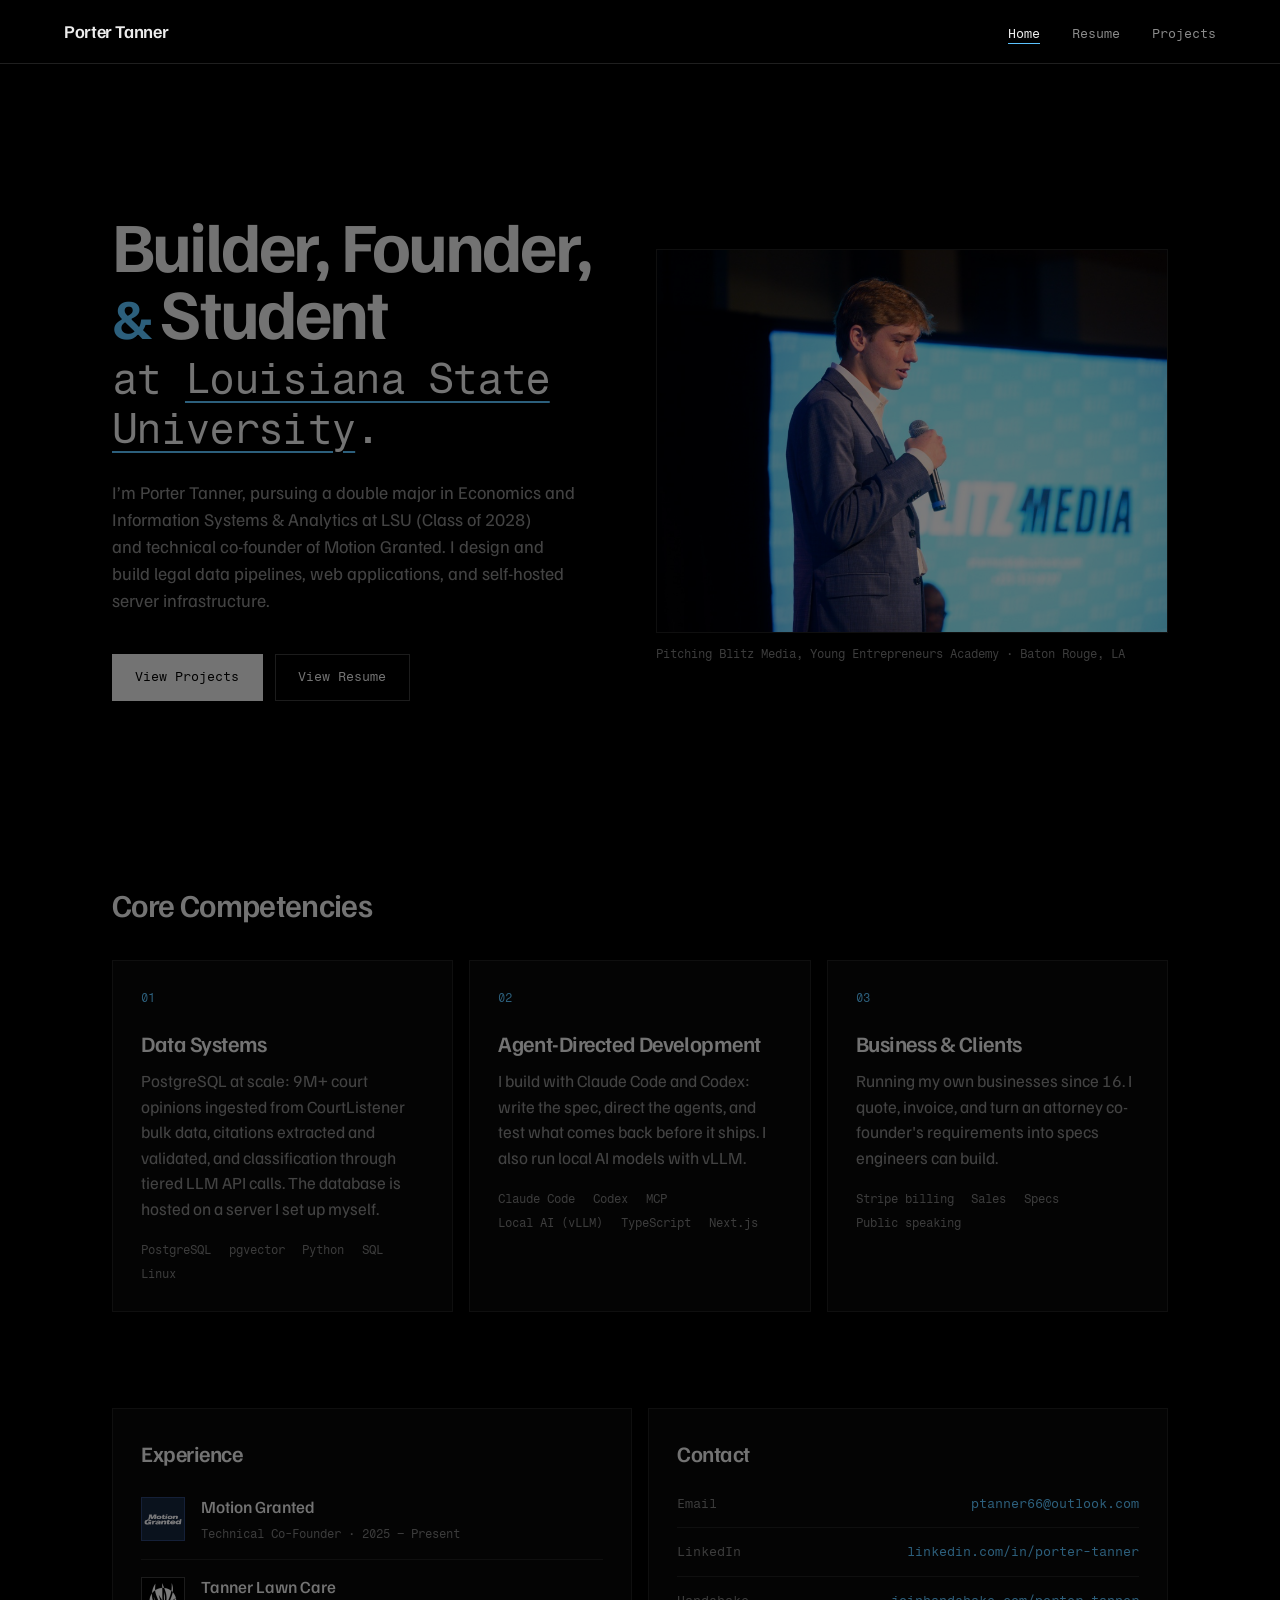
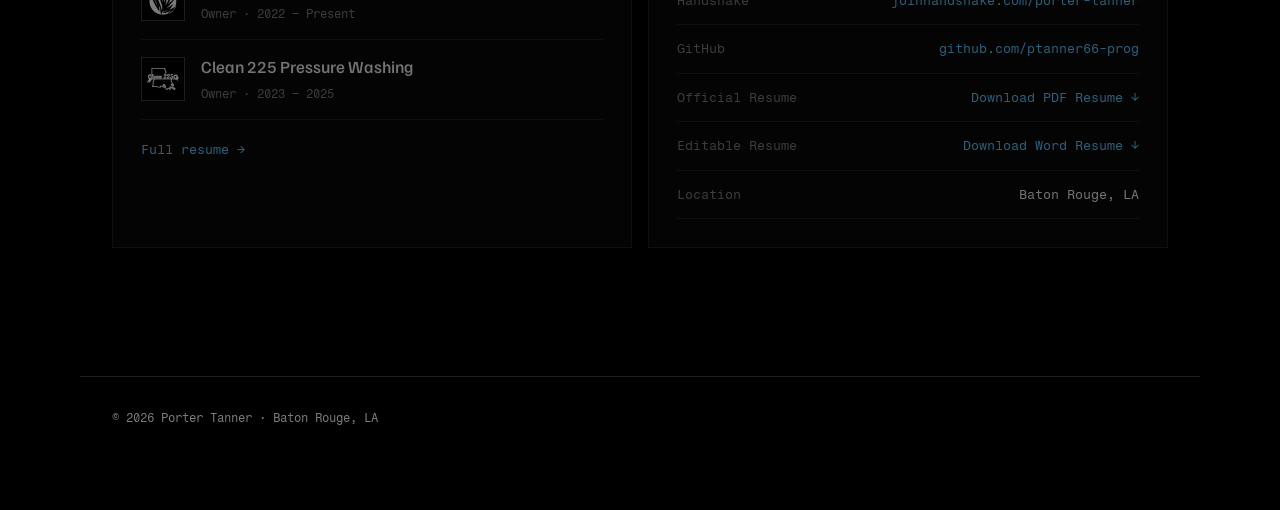
<file: index.html>
<!DOCTYPE html>
<html lang="en">
<head>
    <meta charset="UTF-8">
    <meta http-equiv="refresh" content="0; url=website-design-and-github-hosting/porter-website/">
    <title>Redirecting to Portfolio...</title>
    <style>
        body {
            background-color: #0d1117;
            color: #c9d1d9;
            font-family: -apple-system, BlinkMacSystemFont, "Segoe UI", Helvetica, Arial, sans-serif;
            display: flex;
            justify-content: center;
            align-items: center;
            height: 100vh;
            margin: 0;
        }
        .message {
            text-align: center;
        }
        a {
            color: #58a6ff;
            text-decoration: none;
        }
        a:hover {
            text-decoration: underline;
        }
    </style>
</head>
<body>
    <div class="message">
        <p>Redirecting to Porter Tanner's Portfolio...</p>
        <p>If you are not redirected automatically, <a href="website-design-and-github-hosting/porter-website/">click here</a>.</p>
    </div>
</body>
</html>
</file>
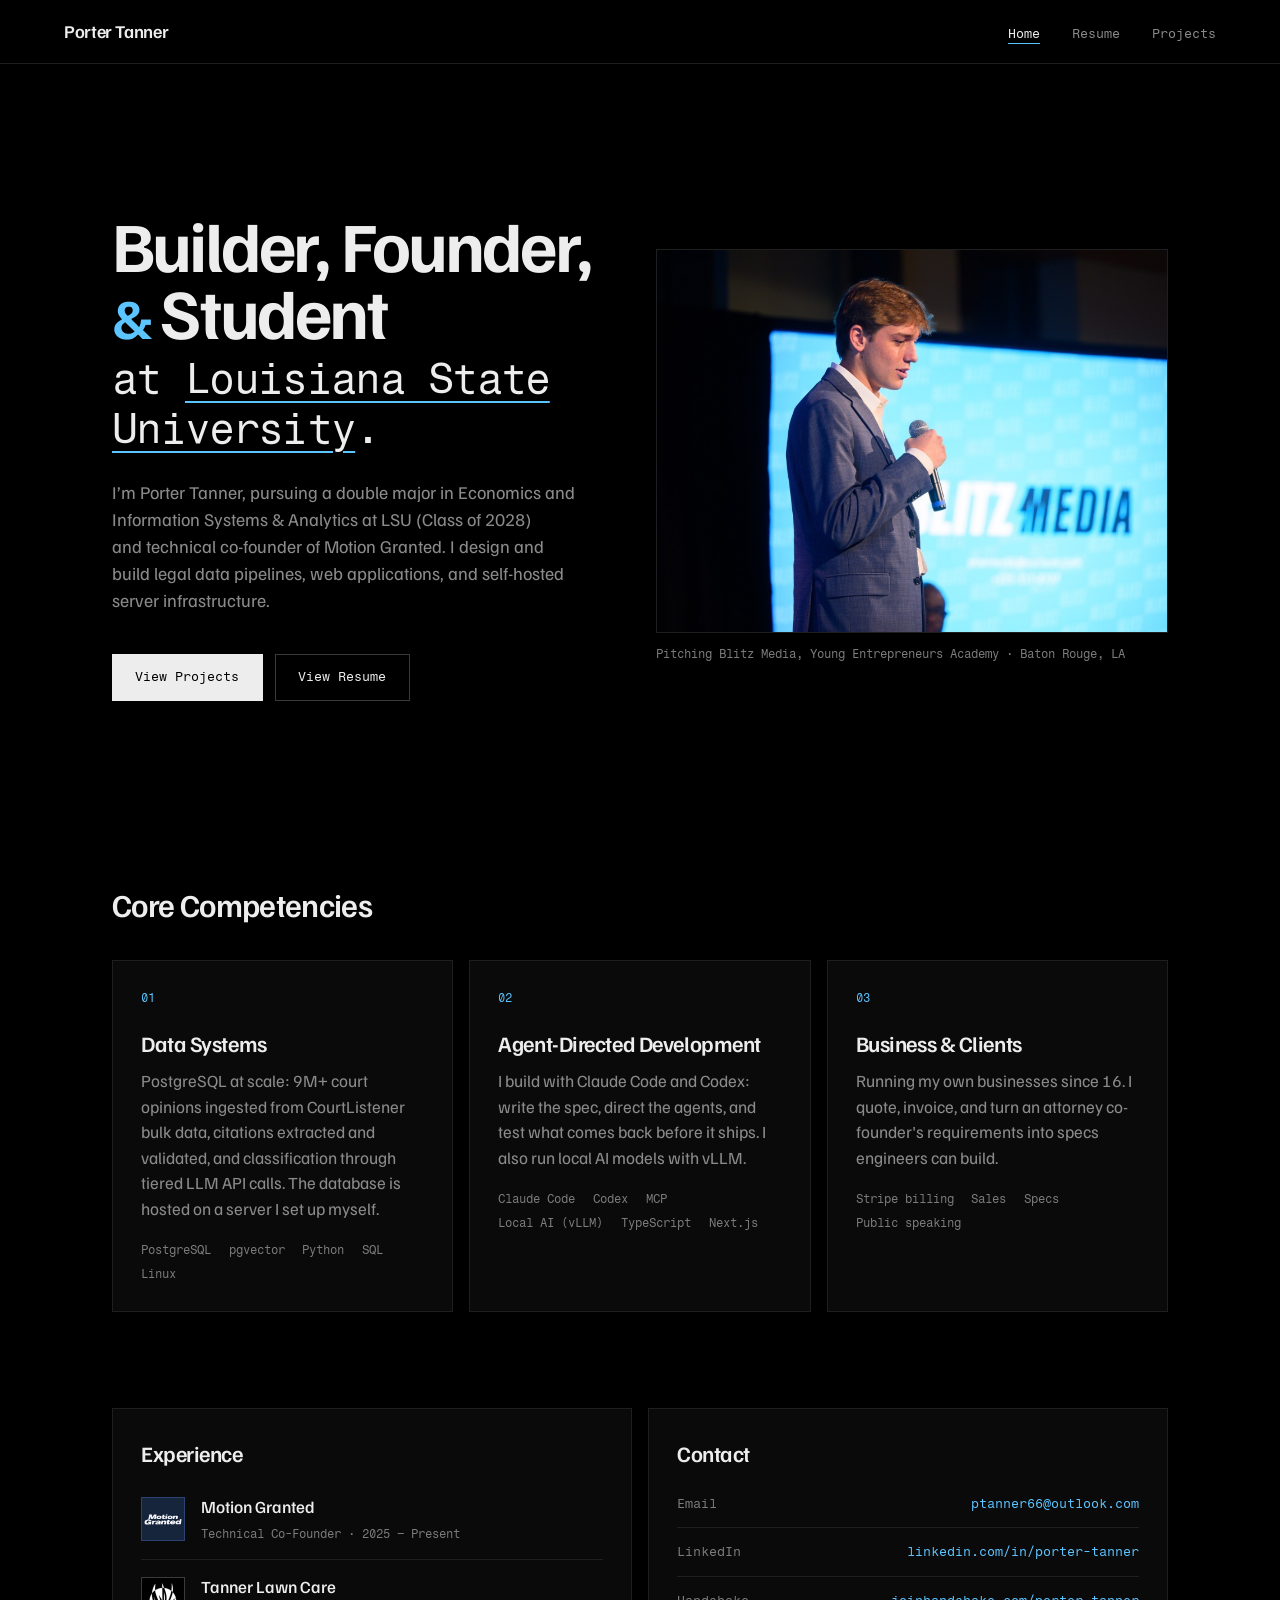
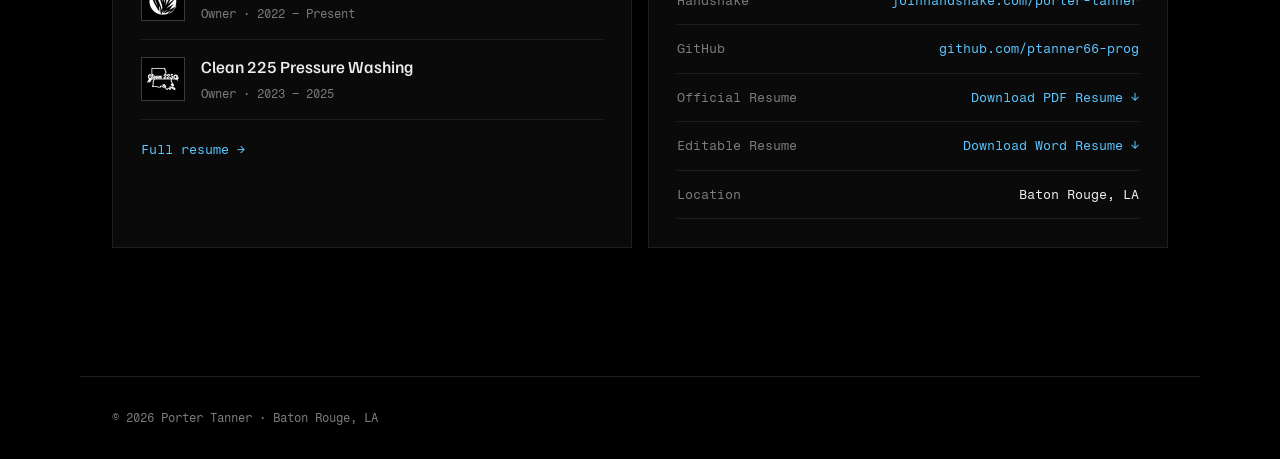
<file: website-design-and-github-hosting/porter-website/index.html>
<!DOCTYPE html>
<html lang="en">
<head>
    <meta charset="UTF-8">
    <meta name="viewport" content="width=device-width, initial-scale=1.0">
    <meta name="description" content="Porter Tanner, technical co-founder of Motion Granted and Economics + Information Systems &amp; Analytics double major at LSU. Builder of legal data platforms, applications, and self-hosted server infrastructure.">
    <meta property="og:title" content="Porter Tanner | Portfolio">
    <meta property="og:description" content="Technical co-founder of Motion Granted and Economics + Information Systems &amp; Analytics double major at LSU. Builder of legal data platforms, applications, and self-hosted server infrastructure.">
    <meta property="og:type" content="website">
    <meta property="og:image" content="graphics/porter.png">
    <title>Porter Tanner | Portfolio</title>
    <link rel="icon" href="data:image/svg+xml,%3Csvg xmlns='http://www.w3.org/2000/svg' viewBox='0 0 32 32'%3E%3Crect width='32' height='32' fill='%23000'/%3E%3Crect x='.5' y='.5' width='31' height='31' fill='none' stroke='%233a3a3a'/%3E%3Ctext x='16' y='20.5' font-family='monospace' font-size='12' fill='%23ededed' text-anchor='middle'%3EPT%3C/text%3E%3C/svg%3E">
    <link rel="stylesheet" href="styles.css">
</head>
<body>
    <nav class="navbar" id="main-nav" aria-label="Primary navigation">
        <a href="index.html" class="logo">Porter Tanner</a>
        <ul class="nav-links">
            <li><a href="index.html" class="active">Home</a></li>
            <li><a href="resume.html">Resume</a></li>
            <li><a href="project.html">Projects</a></li>
        </ul>
    </nav>

    <main class="container">
        <section id="profile" class="hero-section">
            <div class="hero-text">
                <h1 id="hero-title" class="hero-title">
                    <span class="hero-title-lead">Builder, Founder, <span class="hero-title-amp">&amp;</span> Student</span>
                    <span class="text-gradient">at <span class="hero-title-uni">Louisiana State University</span>.</span>
                </h1>
                <p>I&rsquo;m Porter Tanner, pursuing a double major in Economics and Information Systems &amp; Analytics at LSU (Class of 2028) and technical <span class="nowrap">co-founder</span> of Motion Granted. I design and build legal data pipelines, web applications, and self-hosted server infrastructure.</p>
                <div class="hero-actions">
                    <a href="project.html" class="btn btn-primary">View Projects</a>
                    <a href="resume.html" class="btn">View Resume</a>
                </div>
            </div>
            <figure class="hero-photo">
                <img src="graphics/porter.png" alt="Porter Tanner speaking on stage at the Young Entrepreneurs Academy" width="1024" height="682">
                <figcaption>Pitching Blitz Media, Young Entrepreneurs Academy · Baton Rouge, LA</figcaption>
            </figure>
        </section>

        <section id="skills">
            <h2 class="section-title">Core Competencies</h2>
            <div class="grid-3">
                <div class="glass-card" id="skill-1">
                    <span class="card-label">01</span>
                    <h3>Data Systems</h3>
                    <p>PostgreSQL at scale: 9M+ court opinions ingested from CourtListener bulk data, citations extracted and validated, and classification through tiered LLM API calls. The database is hosted on a server I set up myself.</p>
                    <div class="project-tags">
                        <span class="tag">PostgreSQL</span>
                        <span class="tag">pgvector</span>
                        <span class="tag">Python</span>
                        <span class="tag">SQL</span>
                        <span class="tag">Linux</span>
                    </div>
                </div>
                <div class="glass-card" id="skill-2">
                    <span class="card-label">02</span>
                    <h3>Agent-Directed Development</h3>
                    <p>I build with Claude Code and Codex: write the spec, direct the agents, and test what comes back before it ships. I also run local AI models with vLLM.</p>
                    <div class="project-tags">
                        <span class="tag">Claude Code</span>
                        <span class="tag">Codex</span>
                        <span class="tag">MCP</span>
                        <span class="tag">Local AI (vLLM)</span>
                        <span class="tag">TypeScript</span>
                        <span class="tag">Next.js</span>
                    </div>
                </div>
                <div class="glass-card" id="skill-3">
                    <span class="card-label">03</span>
                    <h3>Business &amp; Clients</h3>
                    <p>Running my own businesses since 16. I quote, invoice, and turn an attorney co-founder's requirements into specs engineers can build.</p>
                    <div class="project-tags">
                        <span class="tag">Stripe billing</span>
                        <span class="tag">Sales</span>
                        <span class="tag">Specs</span>
                        <span class="tag">Public speaking</span>
                    </div>
                </div>
            </div>
        </section>

        <section id="experience-contact">
            <div class="grid-2">
                <div class="glass-card" id="experience">
                    <h2 class="section-title">Experience</h2>
                    <ul class="exp-list">
                        <li>
                            <span class="company-logo is-mg" aria-hidden="true"><img src="graphics/mg-badge.png" alt="" width="32" height="9"></span>
                            <div><strong>Motion Granted</strong><span class="meta">Technical Co-Founder · 2025 – Present</span></div>
                        </li>
                        <li>
                            <span class="company-logo" aria-hidden="true"><img src="graphics/tlc-white.png" alt="" width="32" height="32"></span>
                            <div><strong>Tanner Lawn Care</strong><span class="meta">Owner · 2022 – Present</span></div>
                        </li>
                        <li>
                            <span class="company-logo" aria-hidden="true"><img src="graphics/c225-white.png" alt="" width="32" height="32"></span>
                            <div><strong>Clean 225 Pressure Washing</strong><span class="meta">Owner · 2023 – 2025</span></div>
                        </li>
                    </ul>
                    <a href="resume.html" class="text-link">Full resume →</a>
                </div>
                <div class="glass-card" id="contact">
                    <h2 class="section-title">Contact</h2>
                    <ul class="contact-list">
                        <li><span>Email</span><a href="mailto:ptanner66@outlook.com">ptanner66@outlook.com</a></li>
                        <li><span>LinkedIn</span><a href="https://www.linkedin.com/in/porter-tanner-4b8267359" target="_blank" rel="noopener">linkedin.com/in/porter-tanner</a></li>
                        <li><span>Handshake</span><a href="https://app.joinhandshake.com/profiles/met9rd" target="_blank" rel="noopener">joinhandshake.com/porter-tanner</a></li>
                        <li><span>GitHub</span><a href="https://github.com/ptanner66-prog" target="_blank" rel="noopener">github.com/ptanner66-prog</a></li>
                        <li><span>Official Resume</span><a href="Porter_Tanner_Resume.pdf" download>Download PDF Resume ↓</a></li>
                        <li><span>Editable Resume</span><a href="Porter_Tanner_Resume.docx" download>Download Word Resume ↓</a></li>
                        <li><span>Location</span>Baton Rouge, LA</li>
                    </ul>
                </div>
            </div>
        </section>
    </main>

    <footer>
        <p>&copy; 2026 Porter Tanner · Baton Rouge, LA</p>
    </footer>
    <script>
        // Copy-email fallback for visitors without a default mail app
        document.querySelectorAll('.copy-email').forEach(function (btn) {
            btn.addEventListener('click', function () {
                var email = btn.dataset.email, label = btn.textContent;
                function done() { btn.textContent = 'Copied ✓'; setTimeout(function () { btn.textContent = label; }, 2000); }
                function fallback() {
                    var t = document.createElement('textarea'); t.value = email; document.body.appendChild(t);
                    t.select(); try { document.execCommand('copy'); done(); } catch (e) { window.prompt('Copy this email:', email); }
                    document.body.removeChild(t);
                }
                if (navigator.clipboard && window.isSecureContext) navigator.clipboard.writeText(email).then(done, fallback);
                else fallback();
            });
        });
    </script>
</body>
</html>
</file>
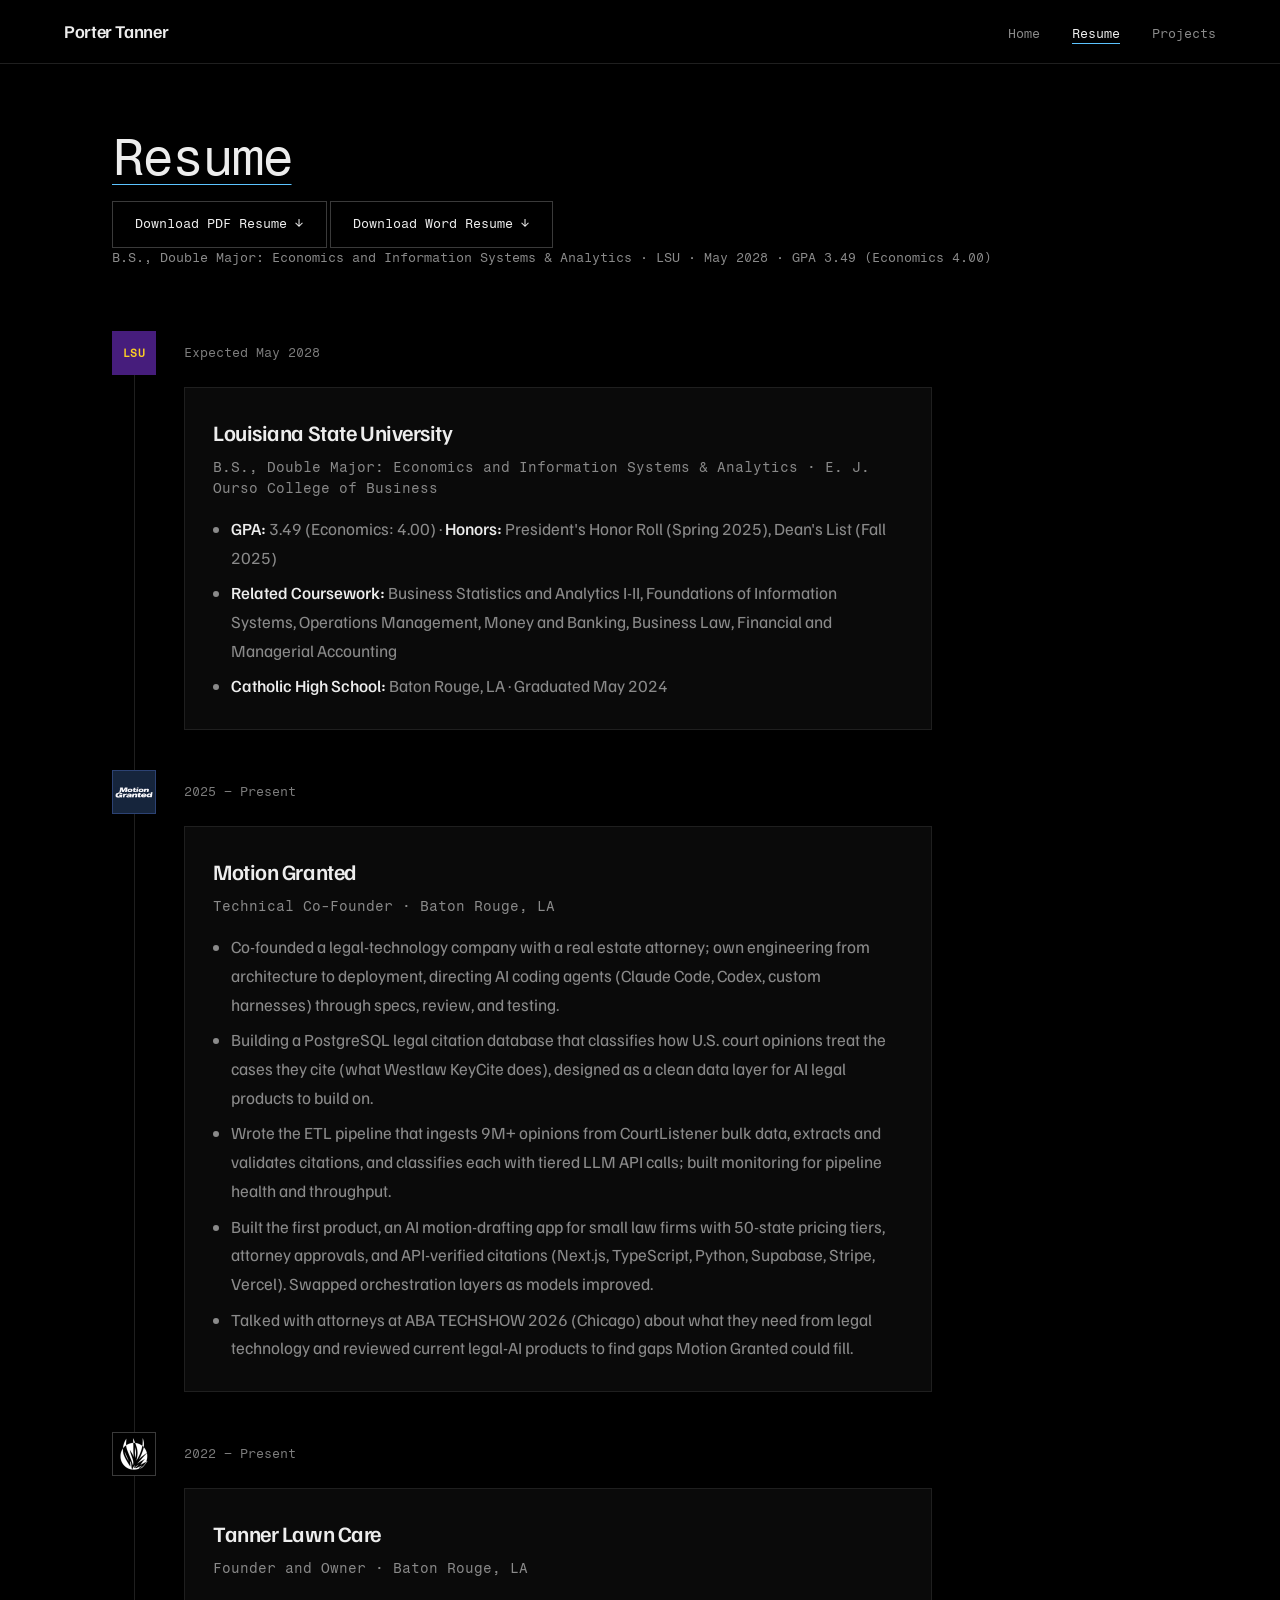
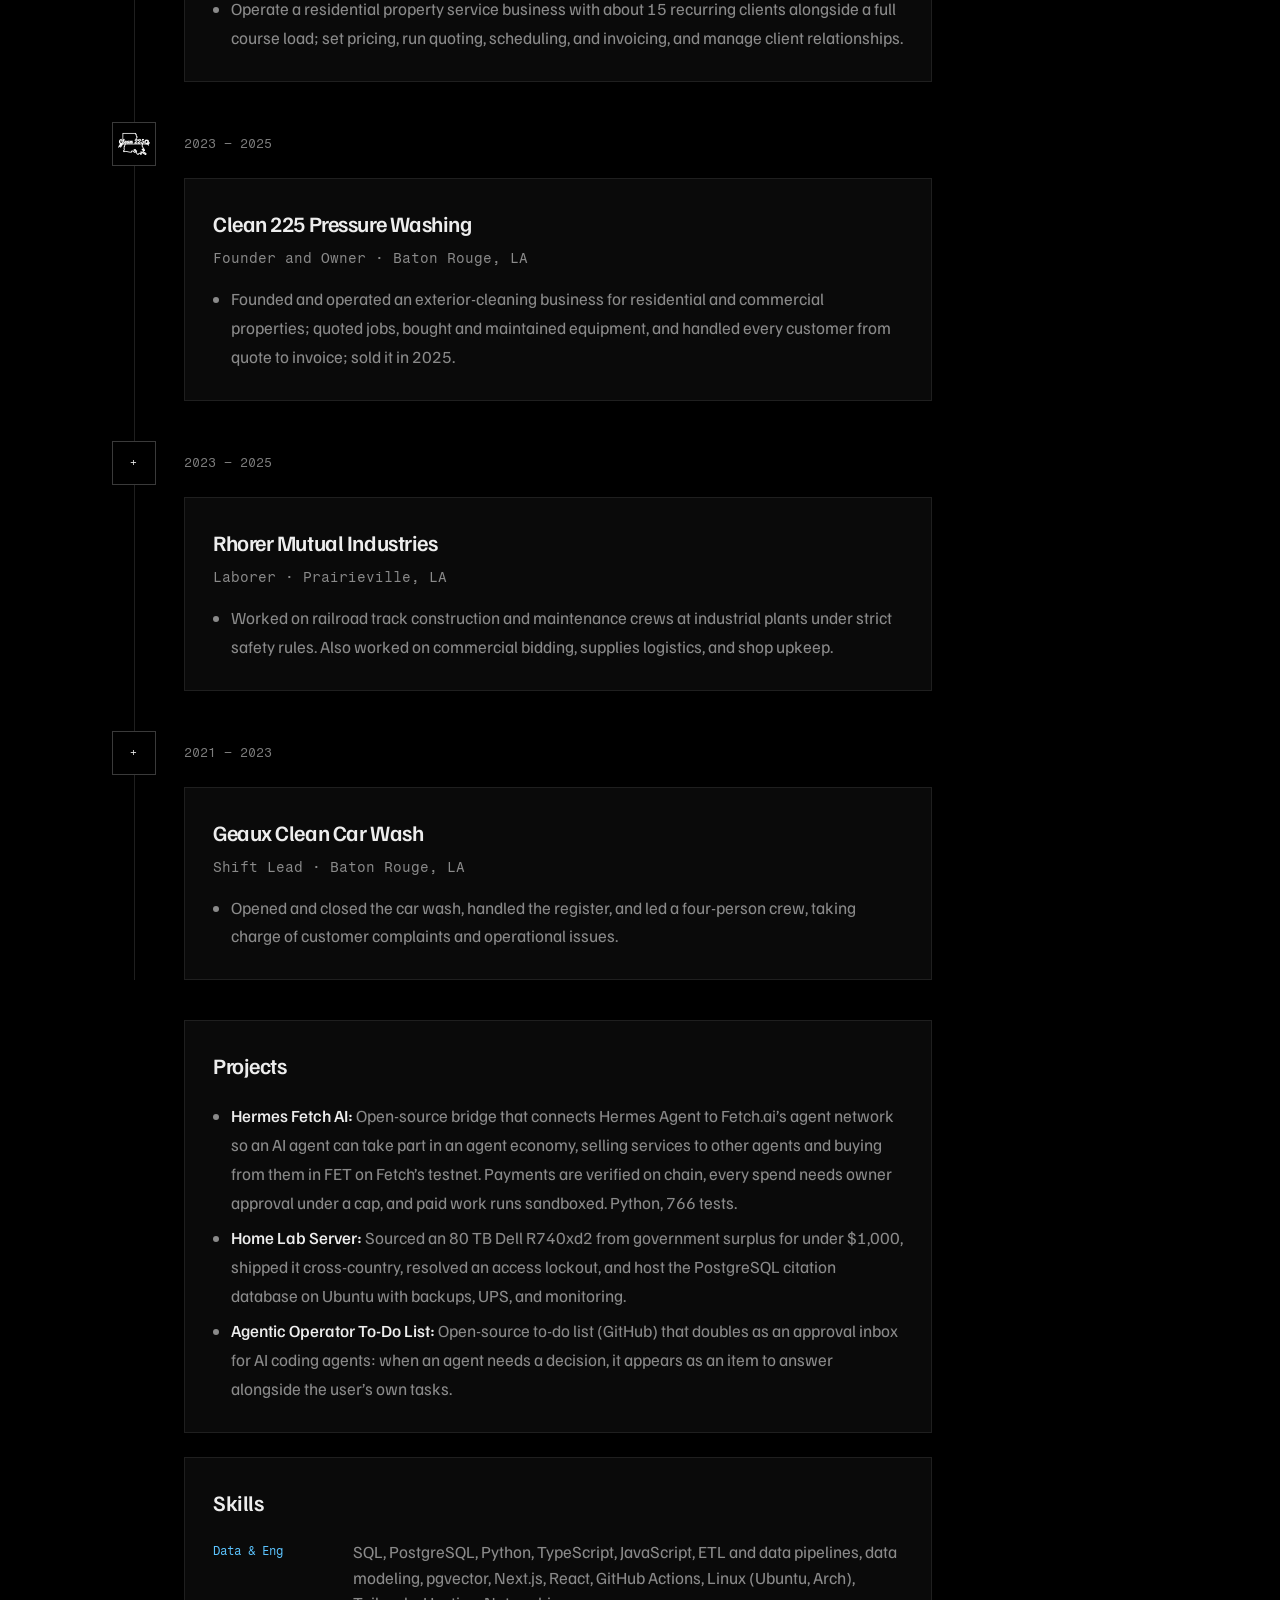
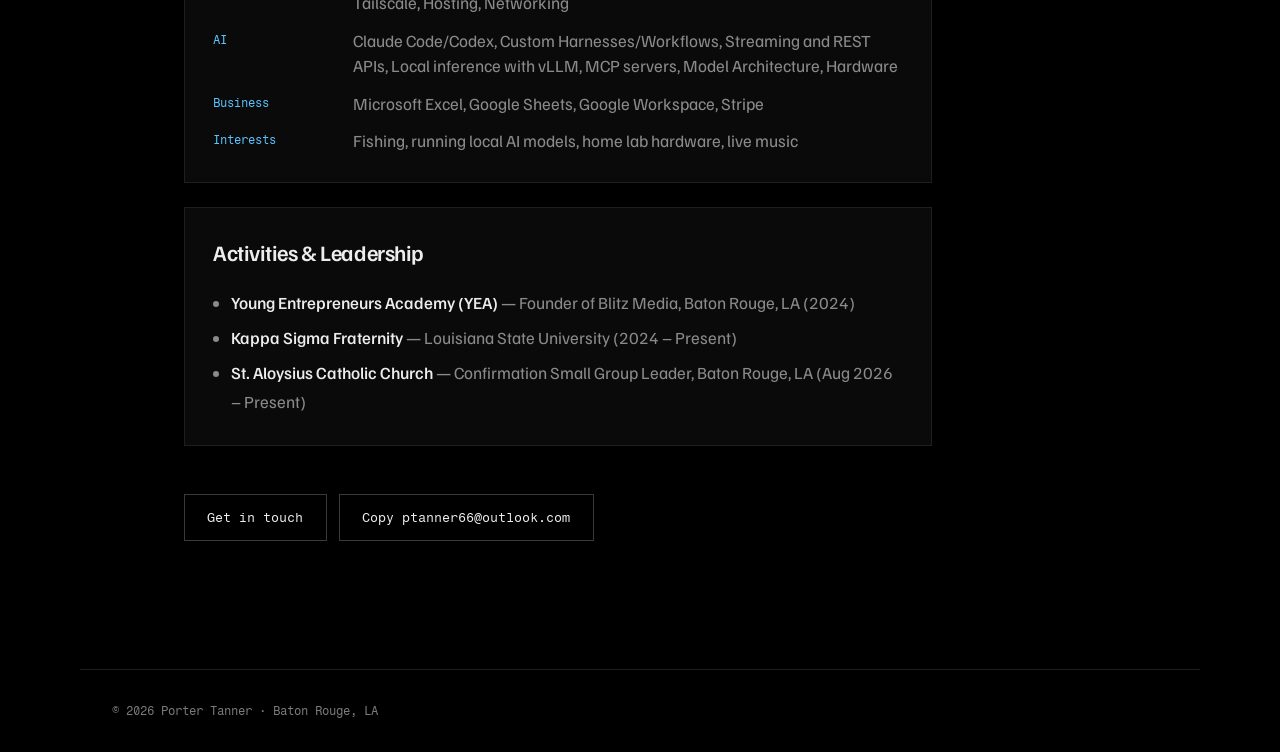
<file: website-design-and-github-hosting/porter-website/resume.html>
<!DOCTYPE html>
<html lang="en">
<head>
    <meta charset="UTF-8">
    <meta name="viewport" content="width=device-width, initial-scale=1.0">
    <meta name="description" content="Resume of Porter Tanner: LSU Economics and Information Systems &amp; Analytics double major, technical co-founder of Motion Granted, and small-business owner.">
    <meta property="og:title" content="Resume | Porter Tanner">
    <meta property="og:description" content="Resume of Porter Tanner: LSU Economics and Information Systems &amp; Analytics double major, technical co-founder of Motion Granted, and small-business owner.">
    <meta property="og:type" content="website">
    <title>Resume | Porter Tanner</title>
    <link rel="icon" href="data:image/svg+xml,%3Csvg xmlns='http://www.w3.org/2000/svg' viewBox='0 0 32 32'%3E%3Crect width='32' height='32' fill='%23000'/%3E%3Crect x='.5' y='.5' width='31' height='31' fill='none' stroke='%233a3a3a'/%3E%3Ctext x='16' y='20.5' font-family='monospace' font-size='12' fill='%23ededed' text-anchor='middle'%3EPT%3C/text%3E%3C/svg%3E">
    <link rel="stylesheet" href="styles.css">
</head>
<body>
    <nav class="navbar" id="main-nav" aria-label="Primary navigation">
        <a href="index.html" class="logo">Porter Tanner</a>
        <ul class="nav-links">
            <li><a href="index.html">Home</a></li>
            <li><a href="resume.html" class="active">Resume</a></li>
            <li><a href="project.html">Projects</a></li>
        </ul>
    </nav>

    <main class="container">
        <div class="resume-header">
            <h1 class="section-title"><span class="text-gradient">Resume</span></h1>
            <a href="Porter_Tanner_Resume.pdf" class="btn" download>Download PDF Resume ↓</a>
            <a href="Porter_Tanner_Resume.docx" class="btn" download>Download Word Resume ↓</a>
            <p>B.S., Double Major: Economics and Information Systems &amp; Analytics · LSU · May 2028 · GPA 3.49 (Economics 4.00)</p>

        </div>

        <div class="timeline">
            <!-- Education -->
            <div class="timeline-item">
                <div class="timeline-dot company-logo is-lsu" aria-hidden="true">LSU</div>
                <div class="timeline-date">Expected May 2028</div>
                <div class="glass-card">
                    <h3>Louisiana State University</h3>
                    <h4>B.S., Double Major: Economics and Information Systems &amp; Analytics · E. J. Ourso College of Business</h4>
                    <ul>
                        <li><strong>GPA:</strong> 3.49 (Economics: 4.00) · <strong>Honors:</strong> President's Honor Roll (Spring 2025), Dean's List (Fall 2025)</li>
                        <li><strong>Related Coursework:</strong> Business Statistics and Analytics I-II, Foundations of Information Systems, Operations Management, Money and Banking, Business Law, Financial and Managerial Accounting</li>
                        <li><strong>Catholic High School:</strong> Baton Rouge, LA · Graduated May 2024</li>
                    </ul>
                </div>
            </div>

            <!-- Experience 1 -->
            <div class="timeline-item">
                <div class="timeline-dot company-logo is-mg" aria-hidden="true"><img src="graphics/mg-badge.png" alt="" width="32" height="9"></div>
                <div class="timeline-date">2025 – Present</div>
                <div class="glass-card">
                    <h3>Motion Granted</h3>
                    <h4>Technical Co-Founder · Baton Rouge, LA</h4>
                    <ul>
                        <li>Co-founded a legal-technology company with a real estate attorney; own engineering from architecture to deployment, directing AI coding agents (Claude Code, Codex, custom harnesses) through specs, review, and testing.</li>
                        <li>Building a PostgreSQL legal citation database that classifies how U.S. court opinions treat the cases they cite (what Westlaw KeyCite does), designed as a clean data layer for AI legal products to build on.</li>
                        <li>Wrote the ETL pipeline that ingests 9M+ opinions from CourtListener bulk data, extracts and validates citations, and classifies each with tiered LLM API calls; built monitoring for pipeline health and throughput.</li>
                        <li>Built the first product, an AI motion-drafting app for small law firms with 50-state pricing tiers, attorney approvals, and API-verified citations (Next.js, TypeScript, Python, Supabase, Stripe, Vercel). Swapped orchestration layers as models improved.</li>
                        <li>Talked with attorneys at ABA TECHSHOW 2026 (Chicago) about what they need from legal technology and reviewed current legal-AI products to find gaps Motion Granted could fill.</li>
                    </ul>
                </div>
            </div>

            <!-- Experience 2 -->
            <div class="timeline-item">
                <div class="timeline-dot company-logo" aria-hidden="true"><img src="graphics/tlc-white.png" alt="" width="32" height="32"></div>
                <div class="timeline-date">2022 – Present</div>
                <div class="glass-card">
                    <h3>Tanner Lawn Care</h3>
                    <h4>Founder and Owner · Baton Rouge, LA</h4>
                    <ul>
                        <li>Operate a residential property service business with about 15 recurring clients alongside a full course load; set pricing, run quoting, scheduling, and invoicing, and manage client relationships.</li>
                    </ul>
                </div>
            </div>

            <!-- Experience 3 -->
            <div class="timeline-item">
                <div class="timeline-dot company-logo" aria-hidden="true"><img src="graphics/c225-white.png" alt="" width="32" height="32"></div>
                <div class="timeline-date">2023 – 2025</div>
                <div class="glass-card">
                    <h3>Clean 225 Pressure Washing</h3>
                    <h4>Founder and Owner · Baton Rouge, LA</h4>
                    <ul>
                        <li>Founded and operated an exterior-cleaning business for residential and commercial properties; quoted jobs, bought and maintained equipment, and handled every customer from quote to invoice; sold it in 2025.</li>
                    </ul>
                </div>
            </div>

            <!-- Earlier experience -->
            <div class="timeline-item">
                <div class="timeline-dot company-logo" aria-hidden="true">+</div>
                <div class="timeline-date">2023 – 2025</div>
                <div class="glass-card">
                    <h3>Rhorer Mutual Industries</h3>
                    <h4>Laborer · Prairieville, LA</h4>
                    <ul>
                        <li>Worked on railroad track construction and maintenance crews at industrial plants under strict safety rules. Also worked on commercial bidding, supplies logistics, and shop upkeep.</li>
                    </ul>
                </div>
            </div>

            <!-- Earlier leadership experience -->
            <div class="timeline-item">
                <div class="timeline-dot company-logo" aria-hidden="true">+</div>
                <div class="timeline-date">2021 – 2023</div>
                <div class="glass-card">
                    <h3>Geaux Clean Car Wash</h3>
                    <h4>Shift Lead · Baton Rouge, LA</h4>
                    <ul>
                        <li>Opened and closed the car wash, handled the register, and led a four-person crew, taking charge of customer complaints and operational issues.</li>
                    </ul>
                </div>
            </div>

            <!-- Projects -->
            <div class="glass-card skills-card" style="margin-bottom: 1.5rem;">
                <h3>Projects</h3>
                <ul style="color: var(--text-secondary); padding-left: 1.1rem; line-height: 1.7;">
                    <li><strong>Hermes Fetch AI:</strong> Open-source bridge that connects Hermes Agent to Fetch.ai’s agent network so an AI agent can take part in an agent economy, selling services to other agents and buying from them in FET on Fetch’s testnet. Payments are verified on chain, every spend needs owner approval under a cap, and paid work runs sandboxed. Python, 766 tests.</li>
                    <li><strong>Home Lab Server:</strong> Sourced an 80 TB Dell R740xd2 from government surplus for under $1,000, shipped it cross-country, resolved an access lockout, and host the PostgreSQL citation database on Ubuntu with backups, UPS, and monitoring.</li>
                    <li><strong>Agentic Operator To-Do List:</strong> Open-source to-do list (GitHub) that doubles as an approval inbox for AI coding agents: when an agent needs a decision, it appears as an item to answer alongside the user’s own tasks.</li>
                </ul>
            </div>

            <!-- Skills -->
            <div class="glass-card skills-card">
                <h3>Skills</h3>
                <dl class="skills-list">
                    <dt>Data &amp; Eng</dt><dd>SQL, PostgreSQL, Python, TypeScript, JavaScript, ETL and data pipelines, data modeling, pgvector, Next.js, React, GitHub Actions, Linux (Ubuntu, Arch), Tailscale, Hosting, Networking</dd>
                    <dt>AI</dt><dd>Claude Code/Codex, Custom Harnesses/Workflows, Streaming and REST APIs, Local inference with vLLM, MCP servers, Model Architecture, Hardware</dd>
                    <dt>Business</dt><dd>Microsoft Excel, Google Sheets, Google Workspace, Stripe</dd>
                    <dt>Interests</dt><dd>Fishing, running local AI models, home lab hardware, live music</dd>
                </dl>
            </div>

            <!-- Activities -->
            <div class="glass-card skills-card" style="margin-top: 1.5rem;">
                <h3>Activities &amp; Leadership</h3>
                <ul style="color: var(--text-secondary); padding-left: 1.1rem; line-height: 1.7;">
                    <li><strong>Young Entrepreneurs Academy (YEA)</strong> — Founder of Blitz Media, Baton Rouge, LA (2024)</li>
                    <li><strong>Kappa Sigma Fraternity</strong> — Louisiana State University (2024 – Present)</li>
                    <li><strong>St. Aloysius Catholic Church</strong> — Confirmation Small Group Leader, Baton Rouge, LA (Aug 2026 – Present)</li>
                </ul>
            </div>

            <div class="timeline-cta email-actions">
                <a href="mailto:ptanner66@outlook.com" class="btn">Get in touch</a>
                <button type="button" class="btn copy-email" data-email="ptanner66@outlook.com">Copy ptanner66@outlook.com</button>
            </div>
        </div>
    </main>

    <footer>
        <p>&copy; 2026 Porter Tanner · Baton Rouge, LA</p>
    </footer>
    <script>
        // Copy-email fallback for visitors without a default mail app
        document.querySelectorAll('.copy-email').forEach(function (btn) {
            btn.addEventListener('click', function () {
                var email = btn.dataset.email, label = btn.textContent;
                function done() { btn.textContent = 'Copied ✓'; setTimeout(function () { btn.textContent = label; }, 2000); }
                function fallback() {
                    var t = document.createElement('textarea'); t.value = email; document.body.appendChild(t);
                    t.select(); try { document.execCommand('copy'); done(); } catch (e) { window.prompt('Copy this email:', email); }
                    document.body.removeChild(t);
                }
                if (navigator.clipboard && window.isSecureContext) navigator.clipboard.writeText(email).then(done, fallback);
                else fallback();
            });
        });
    </script>
</body>
</html>
</file>
<file: website-design-and-github-hosting/porter-website/styles.css>
@import url('https://fonts.googleapis.com/css2?family=Familjen+Grotesk:wght@400;500;600;700&family=Fragment+Mono&display=swap');

:root {
    --bg-main: #000000;
    --bg-secondary: #0a0a0a;
    --text-primary: #ededed;
    --text-secondary: #8a8a8a;
    --text-muted: #7c7c7c;
    --rule: #1f1f1f;
    --rule-strong: #3a3a3a;
    --accent: #5cc4ff;
    --accent-deep: #16264a;
    --border-color: var(--rule);
    --glass-bg: var(--bg-secondary);
    --glass-border: var(--rule);
    --font-sans: 'Familjen Grotesk', system-ui, -apple-system, 'Segoe UI', sans-serif;
    --font-mono: 'Fragment Mono', ui-monospace, 'SFMono-Regular', Menlo, monospace;
}

* {
    margin: 0;
    padding: 0;
    box-sizing: border-box;
}

html {
    scroll-behavior: smooth;
}

body {
    font-family: var(--font-sans);
    font-size: 1.0625rem;
    background-color: var(--bg-main);
    color: var(--text-primary);
    line-height: 1.5;
    overflow-x: hidden;
    -webkit-font-smoothing: antialiased;
}

h1, h2, h3, h4, h5, h6 {
    font-family: var(--font-sans);
    font-weight: 600;
    letter-spacing: -0.02em;
}

a {
    color: inherit;
}

::selection {
    background: var(--accent);
    color: var(--bg-main);
}

:focus-visible {
    outline: 2px solid var(--text-primary);
    outline-offset: 2px;
}

/* Signature detail: the headline continues in monospace */
.text-gradient {
    font-family: var(--font-mono);
    font-weight: 400;
    letter-spacing: -0.04em;
    color: var(--text-primary);
    text-decoration: underline;
    text-decoration-color: var(--accent);
    text-decoration-thickness: 1px;
    text-underline-offset: 0.18em;
}

/* Company logo slots: monogram placeholders now, white logo images later */
.company-logo {
    display: inline-flex;
    align-items: center;
    justify-content: center;
    flex-shrink: 0;
    width: 44px;
    height: 44px;
    padding: 6px;
    background: var(--bg-main);
    border: 1px solid var(--rule-strong);
    font-family: var(--font-mono);
    font-size: 0.6875rem;
    letter-spacing: 0.02em;
    text-transform: uppercase;
    color: var(--text-primary);
    line-height: 1;
}

.company-logo:has(img) {
    padding: 3px;
}

.company-logo img {
    display: block;
    max-width: 100%;
    max-height: 100%;
    object-fit: contain;
}

/* Navigation */
.navbar {
    position: fixed;
    top: 0;
    width: 100%;
    height: 64px;
    padding: 0 5%;
    display: flex;
    justify-content: space-between;
    align-items: center;
    background: var(--bg-main);
    border-bottom: 1px solid var(--rule);
    z-index: 1000;
}

.logo {
    font-size: 1.125rem;
    font-weight: 600;
    letter-spacing: -0.02em;
    color: var(--text-primary);
    text-decoration: none;
}

.nav-links {
    display: flex;
    gap: 2rem;
    list-style: none;
}

.nav-links a {
    font-family: var(--font-mono);
    font-size: 0.8125rem;
    color: var(--text-secondary);
    text-decoration: none;
    transition: color 0.15s ease;
}

.nav-links a:hover,
.nav-links a.active {
    color: var(--text-primary);
}

.nav-links a.active {
    text-decoration: underline;
    text-decoration-color: var(--accent);
    text-decoration-thickness: 1px;
    text-underline-offset: 0.4em;
}

/* Layout Container */
.container {
    max-width: 1120px;
    margin: 0 auto;
    padding: 128px 2rem 4rem;
    animation: page-in 0.3s ease-out both;
}

@keyframes page-in {
    from { opacity: 0; }
    to { opacity: 1; }
}

section + section {
    margin-top: 6rem;
}

/* Hero Section */
.hero-section {
    min-height: calc(80vh - 64px);
    display: grid;
    grid-template-columns: minmax(0, 1fr) minmax(0, 1.05fr);
    align-items: center;
    column-gap: 3.5rem;
}

/* The text column is a size container, so the headline is sized off its
   width (cqi) and fills the column without spilling toward the photo */
.hero-text {
    container-type: inline-size;
}

.hero-title {
    margin-bottom: 1.5rem;
}

/* Breaks after "Founder," and after "State"; the bold divisor is that line's
   width in em plus a little slack, and the mono line is set a touch smaller */
.hero-title-lead {
    display: block;
    font-size: clamp(2.5rem, 4.9vw, 4.375rem);
    font-size: min(calc(100cqi / 6.9), 5rem);
    font-weight: 700;
    letter-spacing: -0.04em;
    line-height: 0.95;
}

.hero-title .text-gradient {
    display: block;
    font-size: clamp(1.375rem, 2.9vw, 2.625rem);
    font-size: min(calc(100cqi / 11.6), 3rem);
    line-height: 1.2;
    margin-top: 0.2em;
    text-decoration: none;
}

/* Accent the ampersand and underline only the university name. The &
   glyph is about a quarter wider than the capitals, so it is set smaller
   to keep it from reading bigger than the S beside it */
.hero-title-amp {
    color: var(--accent);
    font-size: 0.8em;
}

.hero-title-uni {
    text-decoration: underline;
    text-decoration-color: var(--accent);
    text-decoration-thickness: max(1px, 0.04em);
    text-underline-offset: 0.18em;
}

/* Wide column (stacked layout on tablets): each part fits on one line */
@container (min-width: 600px) {
    .hero-title-lead {
        font-size: min(calc(100cqi / 11.15), 5rem);
    }

    .hero-title .text-gradient {
        font-size: min(calc(100cqi / 19.25), 3rem);
    }
}

.hero-section p {
    font-size: 1.125rem;
    color: var(--text-secondary);
    max-width: 580px;
    margin-bottom: 2.5rem;
    text-wrap: pretty;
}

.hero-actions {
    display: flex;
    flex-wrap: wrap;
    gap: 0.75rem;
}

.hero-photo {
    margin: 0;
}

.hero-photo img {
    display: block;
    width: 100%;
    height: auto;
    aspect-ratio: 4 / 3;
    object-fit: cover;
    object-position: 30% 50%;
    border: 1px solid var(--rule);
}

.hero-photo figcaption {
    margin-top: 0.75rem;
    font-family: var(--font-mono);
    font-size: 0.75rem;
    color: var(--text-muted);
    text-wrap: balance;
}

.nowrap {
    white-space: nowrap;
}

/* Buttons */
.btn {
    display: inline-flex;
    align-items: center;
    justify-content: center;
    padding: 0.8rem 1.4rem;
    border-radius: 0;
    font-family: var(--font-mono);
    font-size: 0.8125rem;
    text-decoration: none;
    cursor: pointer;
    background: transparent;
    color: var(--text-primary);
    border: 1px solid var(--rule-strong);
    transition: background-color 0.15s ease, color 0.15s ease, border-color 0.15s ease;
}

.btn:hover {
    background: var(--text-primary);
    color: var(--bg-main);
    border-color: var(--text-primary);
}

.btn-primary {
    background: var(--text-primary);
    color: var(--bg-main);
    border-color: var(--text-primary);
}

.btn-primary:hover {
    background: var(--bg-main);
    color: var(--text-primary);
}

/* Cards */
.glass-card {
    background: var(--bg-secondary);
    border: 1px solid var(--rule);
    border-radius: 0;
    padding: 1.75rem;
    transition: border-color 0.15s ease;
}

.glass-card:hover,
.glass-card:focus-within {
    border-color: var(--rule-strong);
}

.glass-card h3 {
    font-size: 1.375rem;
    margin-bottom: 0.5rem;
}

.glass-card p {
    color: var(--text-secondary);
}

.card-label {
    display: block;
    font-family: var(--font-mono);
    font-size: 0.75rem;
    color: var(--accent);
    margin-bottom: 1.25rem;
}

/* Grids */
.section-title {
    font-size: 2rem;
    margin-bottom: 2rem;
}

.grid-3 {
    display: grid;
    grid-template-columns: repeat(auto-fit, minmax(min(300px, 100%), 1fr));
    gap: 1rem;
}

.grid-2 {
    display: grid;
    grid-template-columns: repeat(auto-fit, minmax(min(420px, 100%), 1fr));
    gap: 1rem;
}

/* Home: experience + contact */
.glass-card .section-title {
    font-size: 1.375rem;
    margin-bottom: 1.5rem;
}

.exp-list,
.contact-list {
    list-style: none;
}

.exp-list li {
    display: flex;
    align-items: center;
    gap: 1rem;
    padding: 0.875rem 0;
    border-bottom: 1px solid var(--rule);
}

.exp-list li:first-child {
    padding-top: 0;
}

.exp-list strong {
    display: block;
    font-weight: 500;
}

.exp-list span.meta {
    font-family: var(--font-mono);
    font-size: 0.75rem;
    color: var(--text-muted);
}

.contact-list li {
    display: flex;
    justify-content: space-between;
    gap: 1rem;
    padding: 0.875rem 0;
    border-bottom: 1px solid var(--rule);
    font-family: var(--font-mono);
    font-size: 0.8125rem;
}

.contact-list li:first-child {
    padding-top: 0;
}

.contact-list span {
    color: var(--text-muted);
}

.contact-list a {
    text-decoration: none;
    overflow-wrap: anywhere;
    text-align: right;
}

.contact-list a:hover,
.text-link:hover {
    text-decoration: underline;
    text-underline-offset: 0.3em;
}

.text-link {
    color: var(--accent);
    display: inline-block;
    margin-top: 1.25rem;
    font-family: var(--font-mono);
    font-size: 0.8125rem;
    text-decoration: none;
}

/* Resume + Projects headers */
.resume-header {
    margin-bottom: 4rem;
}

.resume-header .section-title {
    font-size: 3.25rem;
    line-height: 1.05;
    margin-bottom: 1rem;
}

.resume-header p {
    font-family: var(--font-mono);
    font-size: 0.8125rem;
    color: var(--text-secondary);
}

/* Timeline */
.timeline {
    position: relative;
    max-width: 820px;
}

.timeline-item {
    padding-left: 4.5rem;
    position: relative;
    margin-bottom: 2.5rem;
}

.timeline-item::before {
    content: '';
    position: absolute;
    left: 22px;
    top: 0;
    bottom: -2.5rem;
    width: 1px;
    background: var(--rule);
}

.timeline-item:not(:has(+ .timeline-item))::before {
    bottom: 0;
}

.timeline-dot {
    position: absolute;
    left: 0;
    top: 0;
}

/* Let the Motion Granted wordmark fill its square badge */
.company-logo.is-mg {
    padding: 2px;
}

.company-logo.is-mg img {
    width: 100%;
    height: auto;
}

.timeline-date {
    font-family: var(--font-mono);
    font-size: 0.8125rem;
    color: var(--text-muted);
    margin-bottom: 0.75rem;
    line-height: 44px;
}

.timeline h4 {
    font-family: var(--font-mono);
    font-weight: 400;
    font-size: 0.875rem;
    letter-spacing: 0;
    color: var(--text-secondary);
    margin-bottom: 1rem;
}

.timeline ul {
    color: var(--text-secondary);
    padding-left: 1.1rem;
    line-height: 1.7;
}

.timeline ul li + li {
    margin-top: 0.4rem;
}

.skills-card {
    margin-left: 4.5rem;
}

.skills-card h3 {
    margin-bottom: 1.25rem;
}

.skills-list {
    display: grid;
    grid-template-columns: 7.5rem 1fr;
    gap: 0.75rem 1.25rem;
}

.skills-list dt {
    font-family: var(--font-mono);
    font-size: 0.75rem;
    color: var(--accent);
    padding-top: 0.2rem;
}

.skills-list dd {
    color: var(--text-secondary);
}

.timeline ul strong {
    color: var(--text-primary);
    font-weight: 500;
}

.email-actions {
    display: flex;
    flex-wrap: wrap;
    gap: 0.75rem;
}

.timeline-cta {
    margin-top: 3rem;
    padding-left: 4.5rem;
}

/* Projects */
.project-image {
    width: 100%;
    height: 200px;
    background: var(--bg-main);
    border: 1px solid var(--rule);
    margin-bottom: 1.5rem;
    display: grid;
    place-items: center;
    overflow: hidden;
    padding: 1.5rem;
}

.project-image img {
    width: 100%;
    height: 100%;
    object-fit: contain;
}

.project-image--mg {
    background: #16253c;
    border-color: #2c4273;
}

.project-image--mg img {
    width: auto;
    height: auto;
    max-width: 100%;
    max-height: 100%;
    /* trim the logo file's rough outer band so it melts into the navy panel */
    clip-path: inset(5.5% 1.7% 7.8% 1.7%);
}

.project-image--shot {
    padding: 0;
    background: #111418;
}

.project-image--shot {
    position: relative;
}

.project-image--shot img {
    object-fit: cover;
    object-position: center top;
}

.zoom-hit {
    display: block;
    width: 100%;
    height: 100%;
    padding: 0;
    border: 0;
    background: none;
    cursor: zoom-in;
}

.project-image--shot:hover {
    border-color: var(--accent);
}

.lightbox {
    margin: auto;
    padding: 0;
    max-width: 90vw;
    max-height: 90vh;
    background: var(--bg-main);
    border: 1px solid var(--rule-strong);
    color: var(--text-primary);
    overflow: hidden;
}

.lightbox::backdrop {
    background: rgba(0, 0, 0, 0.85);
}

.lightbox img {
    display: block;
    max-width: 90vw;
    max-height: calc(90vh - 2px);
    width: auto;
    height: auto;
}

.lightbox-close {
    position: absolute;
    bottom: 0.75rem;
    right: 0.5rem;
    padding: 0.35rem 0.6rem;
    background: var(--bg-main);
    color: var(--text-primary);
    border: 1px solid var(--rule-strong);
    font-family: var(--font-mono);
    font-size: 0.75rem;
    cursor: pointer;
}

/* Home lab card: 200px server rack cabinet housing 3 stacked Dell R740xd servers */
.project-image--rack {
    height: 200px;
    padding: 0;
    background: #08090d;
    border: 1px solid var(--rule);
    margin-bottom: 1.5rem;
    overflow: hidden;
    display: flex;
}

.project-image--rack .zoom-hit {
    display: flex;
    width: 100%;
    height: 100%;
    padding: 0;
    border: 0;
    background: none;
    cursor: zoom-in;
}

.rack-cabinet {
    position: relative;
    width: 100%;
    height: 100%;
    display: flex;
    flex-direction: column;
    justify-content: center;
    align-items: center;
    background: #080a0f;
    padding: 0 12px;
}

/* Realistic steel rack rails on left and right with mounting holes */
.rack-cabinet::before,
.rack-cabinet::after {
    content: '';
    position: absolute;
    top: 0;
    bottom: 0;
    width: 12px;
    background:
        radial-gradient(circle, #050608 1.6px, transparent 2px) center / 12px 8px repeat-y,
        linear-gradient(90deg, #1e222b, #303744 50%, #1e222b);
    z-index: 2;
}
.rack-cabinet::before { left: 0; }
.rack-cabinet::after { right: 0; }

.rack-servers {
    display: flex;
    flex-direction: column;
    justify-content: space-between;
    height: 100%;
    width: 100%;
    gap: 2px;
    padding: 2px 0;
    z-index: 1;
}

.rack-servers img {
    width: 100%;
    height: calc(25% - 2px);
    object-fit: fill;
    display: block;
    border: 1px solid #1a1e28;
    box-shadow: 0 2px 4px rgba(0, 0, 0, 0.7);
}

.project-image--rack:hover {
    border-color: var(--accent);
}

.panel-mono {
    font-family: var(--font-mono);
    font-size: 0.75rem;
    color: var(--text-secondary);
    list-style: none;
    line-height: 2;
    width: 100%;
}

.panel-mono .dim {
    color: var(--text-muted);
}

.project-tags {
    display: flex;
    flex-wrap: wrap;
    gap: 0.35rem 1.1rem;
    margin-top: 1.25rem;
}

.tag {
    font-family: var(--font-mono);
    font-size: 0.75rem;
    color: var(--text-muted);
}


.glass-card p a {
    color: var(--accent);
}

.contact-list a {
    color: var(--accent);
}

.company-logo.is-lsu {
    background: #461d7c;
    border-color: #461d7c;
    color: #fdd023;
    font-weight: 600;
}

.company-logo.is-mg {
    background: #16253c;
    border-color: #2c4273;
}

/* Footer */
footer {
    max-width: 1120px;
    margin: 4rem auto 0;
    padding: 2rem;
    border-top: 1px solid var(--rule);
    font-family: var(--font-mono);
    font-size: 0.75rem;
    color: var(--text-muted);
}

/* Responsive */
@media (max-width: 860px) {
    .hero-section {
        grid-template-columns: 1fr;
        min-height: 0;
        padding-top: 1rem;
    }

    .hero-photo {
        order: -1;
        margin-bottom: 2.5rem;
    }
}

@media (max-width: 768px) {
    .navbar {
        padding: 0 1rem;
    }

    .logo {
        font-size: 1rem;
    }

    .nav-links {
        gap: 0.875rem;
    }

    .nav-links a {
        font-size: 0.75rem;
    }

    .grid-2,
    .grid-3 {
        grid-template-columns: 1fr;
    }

    .container {
        padding: 96px 1rem 3rem;
    }

    .resume-header .section-title {
        font-size: 2rem;
        line-height: 1.1;
        overflow-wrap: break-word;
        word-break: normal;
    }

    .hero-section p {
        font-size: 1rem;
    }

    section + section {
        margin-top: 4rem;
    }

    .glass-card {
        padding: 1.25rem;
    }

    .timeline-item,
    .timeline-cta {
        padding-left: 3.5rem;
    }

    .timeline .glass-card {
        padding: 1.25rem;
    }

    .timeline ul {
        line-height: 1.55;
    }

    .exp-list span.meta {
        line-height: 1.5;
    }

    .skills-card {
        margin-left: 0;
    }

    .skills-list {
        grid-template-columns: 1fr;
        gap: 0.25rem;
    }

    .skills-list dd {
        margin-bottom: 0.75rem;
    }

    footer {
        padding: 2rem 1rem;
    }
}

@media (max-width: 480px) {
    .navbar {
        padding: 0 0.75rem;
    }

    .logo {
        font-size: 0.9375rem;
    }

    .nav-links {
        gap: 0.65rem;
    }

    .nav-links a {
        font-size: 0.75rem;
    }

    .container {
        padding: 84px 0.75rem 2.5rem;
    }

    .resume-header .section-title {
        font-size: 1.625rem;
    }

    .hero-actions,
    .email-actions {
        flex-direction: column;
    }

    .hero-actions .btn,
    .email-actions .btn {
        width: 100%;
        text-align: center;
        padding: 0.75rem 1rem;
    }

    .timeline-item,
    .timeline-cta {
        padding-left: 2.75rem;
    }

    .timeline-item::before {
        left: 17px;
    }

    .timeline-dot {
        width: 36px;
        height: 36px;
        font-size: 0.625rem;
    }

    .timeline-date {
        line-height: 36px;
        font-size: 0.75rem;
    }

    .timeline .glass-card {
        padding: 1rem;
    }

    .skills-card {
        padding: 1rem;
    }

    .contact-list li {
        flex-direction: column;
        gap: 0.25rem;
    }

    .contact-list a {
        text-align: left;
    }
}

@media (prefers-reduced-motion: reduce) {
    html {
        scroll-behavior: auto;
    }

    *,
    *::before,
    *::after {
        animation: none !important;
        transition: none !important;
    }
}
</file>
